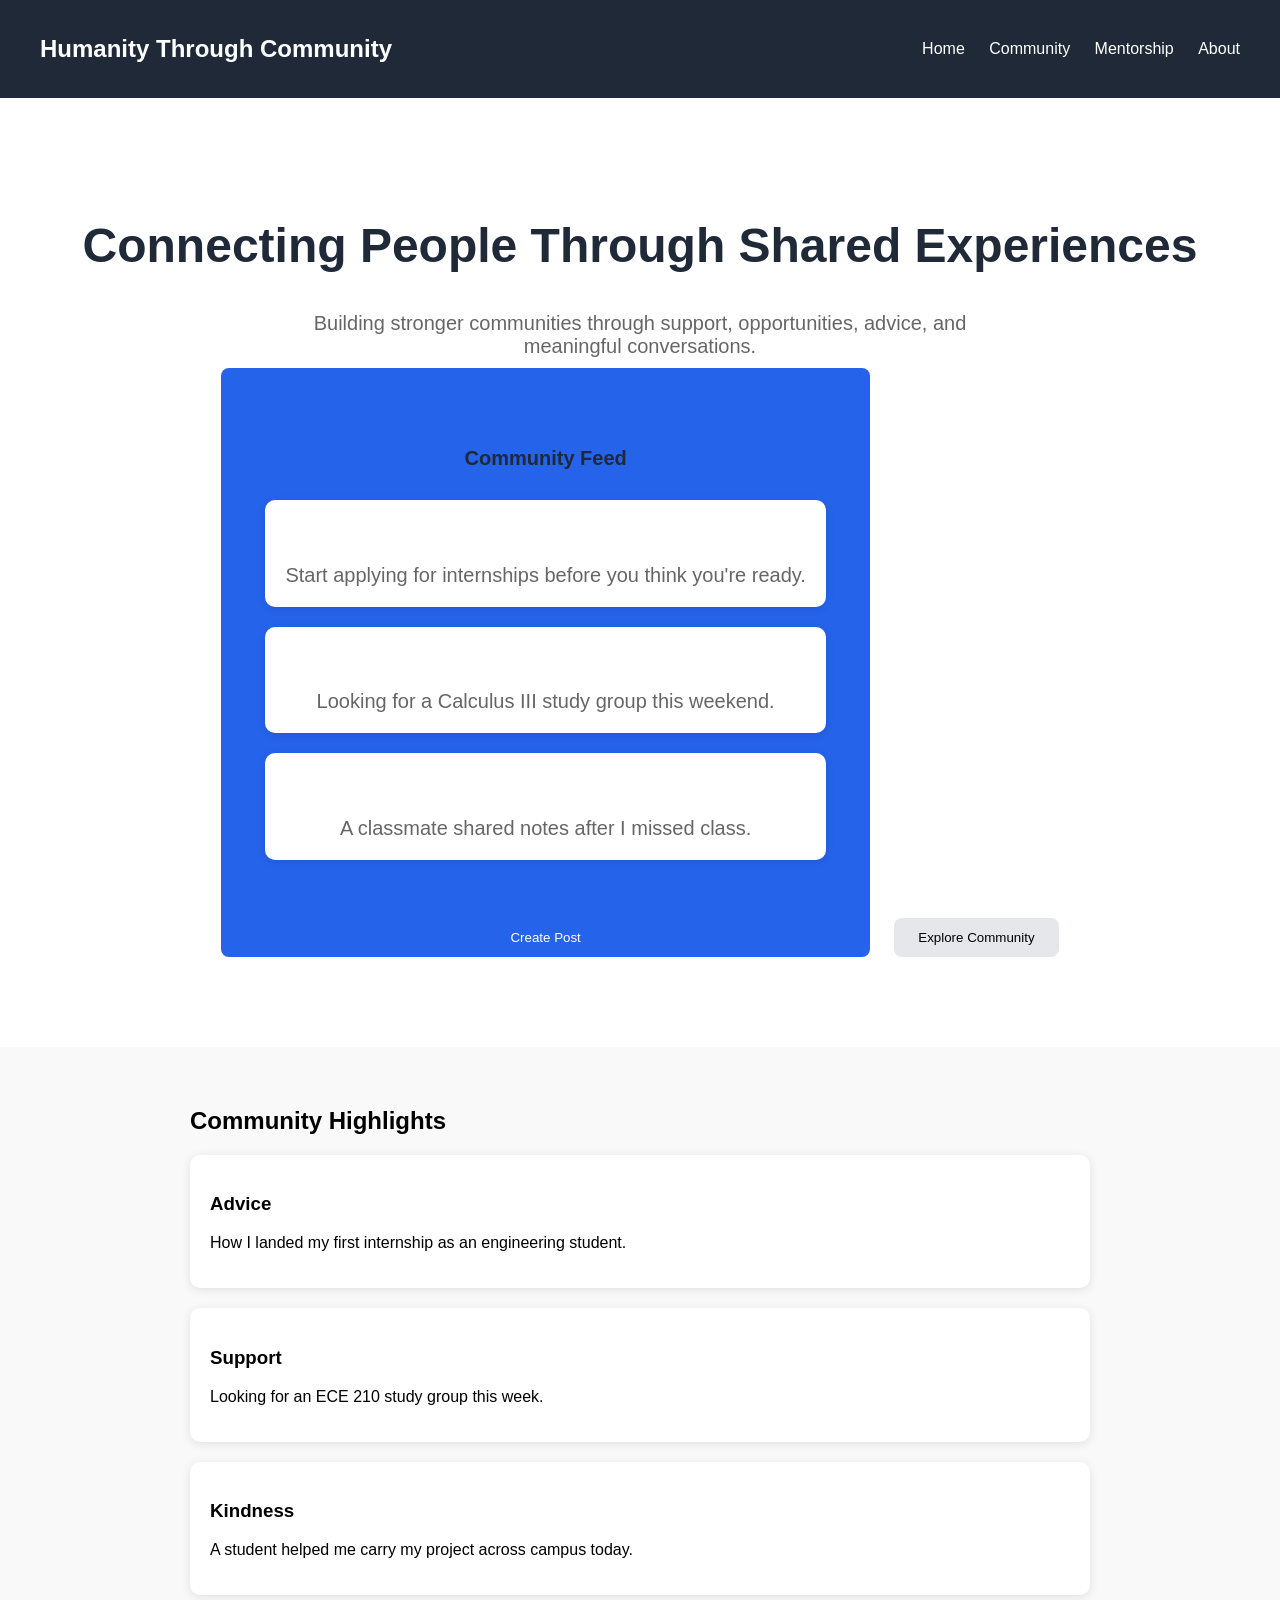
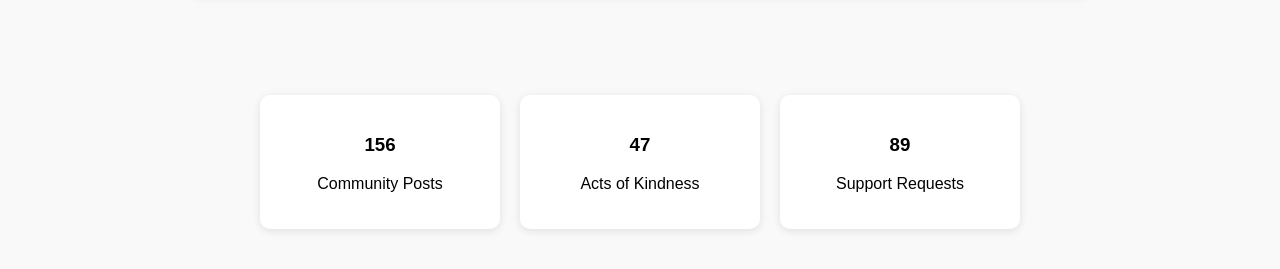
<file: index.html>
<!DOCTYPE html>
<html>

<head>
<meta name="viewport"
      content="width=device-width, initial-scale=1.0">
    <title>Humanity Through Community</title>

    <link rel="stylesheet" href="style.css">

</head>

<body>

    <nav>

        <h2>Humanity Through Community</h2>

        <div class="nav-links">

            <a href="#">Home</a>

            <a href="#">Community</a>

            <a href="pages/mentorship.html">
Mentorship
</a>

            <a href="#">About</a>

        </div>

    </nav>

    <section class="hero">

        <h1>Connecting People Through Shared Experiences</h1>

        <p>
            Building stronger communities through support,
            opportunities, advice, and meaningful conversations.
        </p>

        <button
onclick="window.location.href='pages/create-post.html'">
<section class="community-feed">

    <h2>Community Feed</h2>

    <div id="feedContainer">

        <div class="feed-post">

            <h3>Advice</h3>

            <p>
                Start applying for internships before you think you're ready.
            </p>

        </div>

        <div class="feed-post">

            <h3>Support</h3>

            <p>
                Looking for a Calculus III study group this weekend.
            </p>

        </div>

        <div class="feed-post">

            <h3> Kindness</h3>

            <p>
                A classmate shared notes after I missed class.
            </p>

        </div>

    </div>

</section>
Create Post

</button>
        <button class="secondary">Explore Community</button>

    </section>

    <section class="feed">

        <h2>Community Highlights</h2>

        <div class="post">

            <h3>Advice</h3>

            <p>
                How I landed my first internship as an engineering student.
            </p>

        </div>

        <div class="post">

            <h3>Support</h3>

            <p>
                Looking for an ECE 210 study group this week.
            </p>

        </div>

        <div class="post">

            <h3>Kindness</h3>

            <p>
                A student helped me carry my project across campus today.
            </p>

        </div>

    </section>

</body>

</html>

<section class="stats">

    <div class="stat-card">

        <h3>156</h3>
        <p>Community Posts</p>

    </div>

    <div class="stat-card">

        <h3>47</h3>
        <p>Acts of Kindness</p>

    </div>

    <div class="stat-card">

        <h3>89</h3>
        <p>Support Requests</p>

    </div>

</section>
</file>
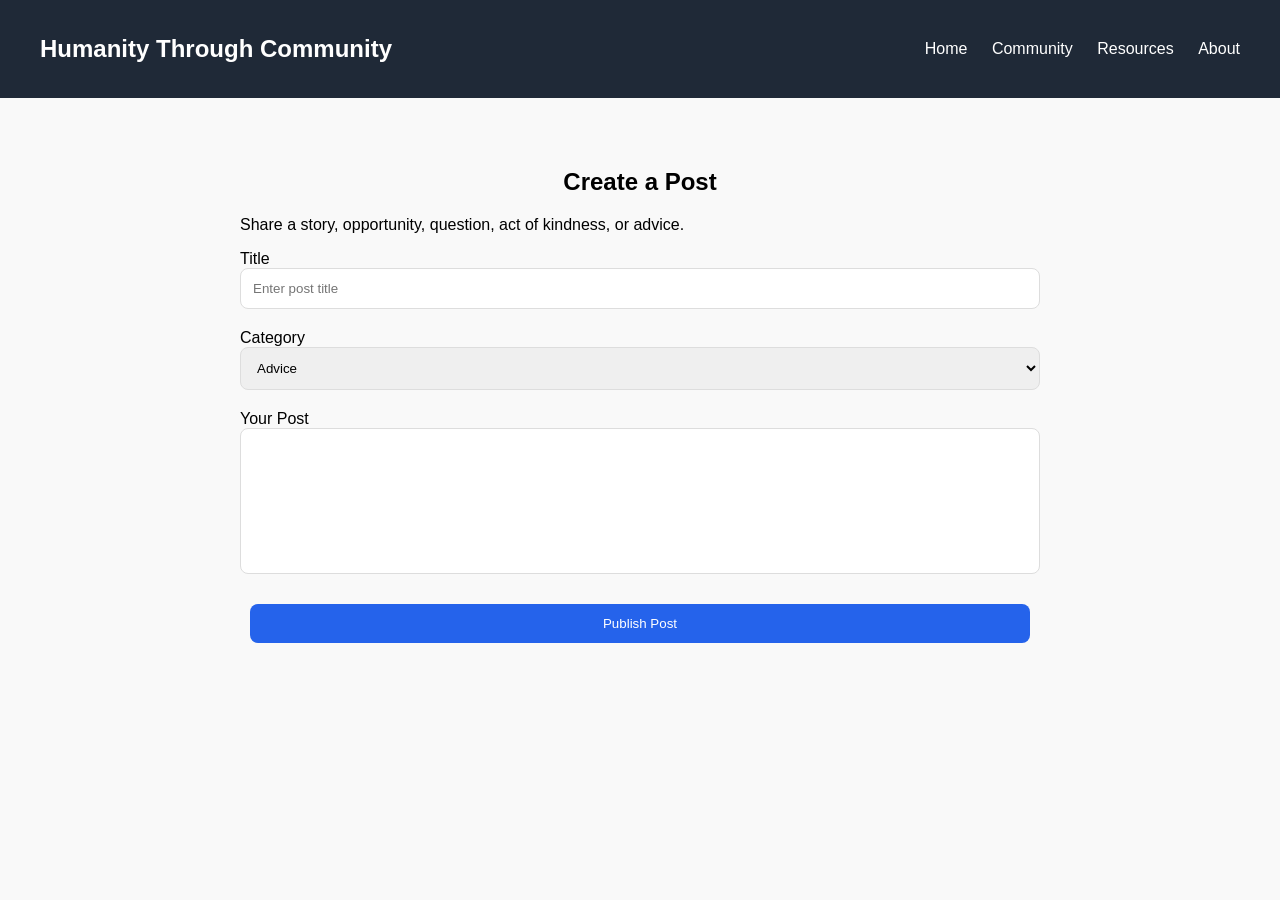
<file: pages/create-post.html>
<!DOCTYPE html>
<html lang="en">

<head>

    <meta charset="UTF-8">

    <meta name="viewport"
          content="width=device-width, initial-scale=1.0">

    <title>Create Post</title>

    <link rel="stylesheet" href="../style.css">

</head>

<body>

<nav>

    <h2>Humanity Through Community</h2>

    <div class="nav-links">

        <a href="../index.html">Home</a>

        <a href="#">Community</a>

        <a href="#">Resources</a>

        <a href="#">About</a>

    </div>

</nav>

<section class="create-post">

    <h1>Create a Post</h1>

    <p>
        Share a story, opportunity, question,
        act of kindness, or advice.
    </p>

    <form>

        <label>Title</label>

        <input
            type="text"
            placeholder="Enter post title">

        <label>Category</label>

        <select>

            <option>Advice</option>

            <option>Support</option>

            <option>Opportunity</option>

            <option>Success Story</option>

            <option>Acts of Kindness</option>

            <option>Events</option>

        </select>

        <label>Your Post</label>

        <textarea
            rows="8"
            placeholder="Write your message here...">
        </textarea>

        <button type="submit">

            Publish Post

        </button>

    </form>

</section>

</body>

</html>
</file>
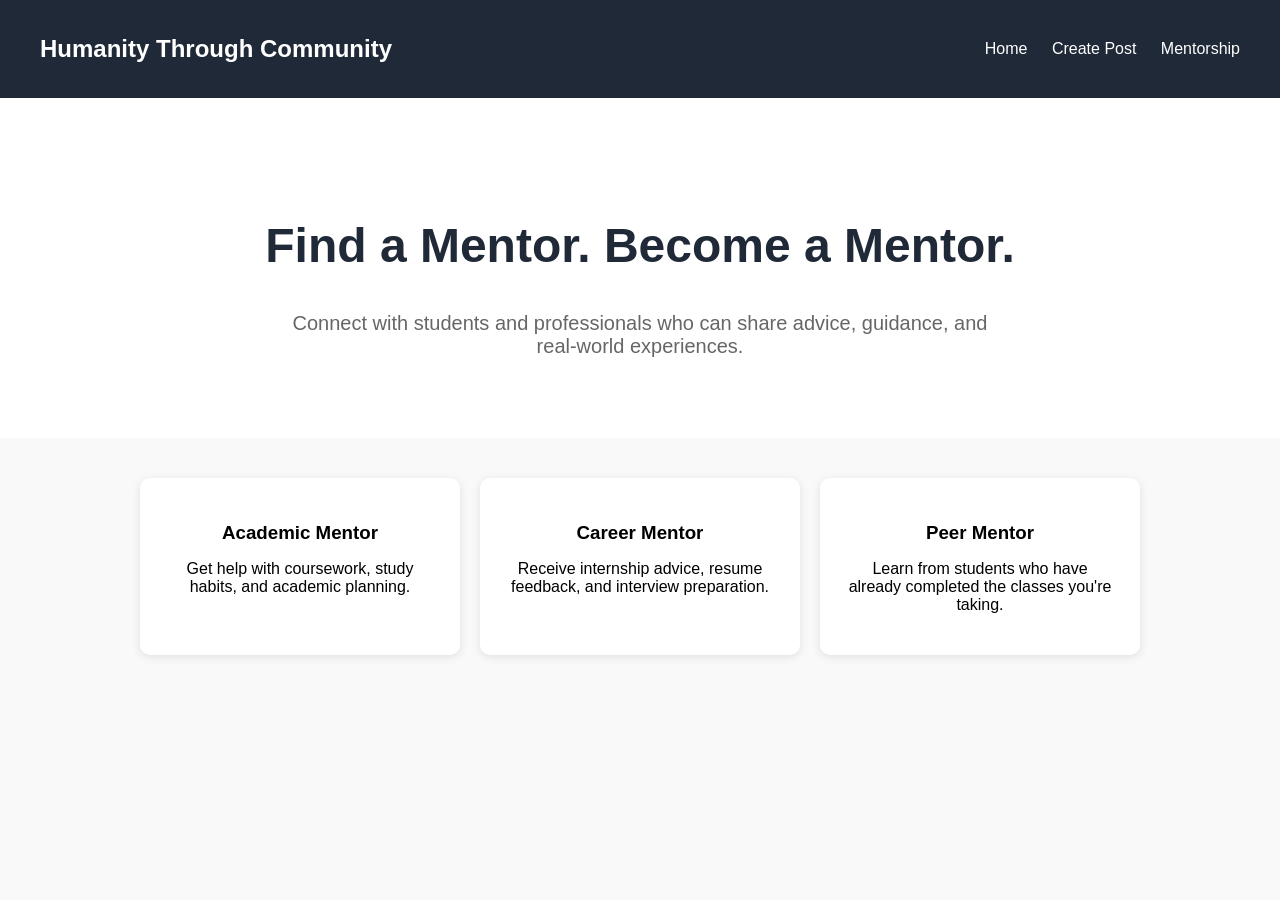
<file: pages/mentorship.html>
<!DOCTYPE html>
<html lang="en">

<head>

    <meta charset="UTF-8">

    <meta name="viewport"
          content="width=device-width, initial-scale=1.0">

    <title>Mentorship | Humanity Through Community</title>

    <link rel="stylesheet" href="../style.css">

</head>

<body>

<nav>

    <h2>Humanity Through Community</h2>

    <div class="nav-links">

        <a href="../index.html">Home</a>

        <a href="create-post.html">Create Post</a>

        <a href="mentorship.html">Mentorship</a>

    </div>

</nav>

<section class="hero">

    <h1>Find a Mentor. Become a Mentor.</h1>

    <p>
        Connect with students and professionals who can share
        advice, guidance, and real-world experiences.
    </p>

</section>

<section class="mentor-grid">

    <div class="mentor-card">

        <h3>Academic Mentor</h3>

        <p>
            Get help with coursework, study habits,
            and academic planning.
        </p>

    </div>

    <div class="mentor-card">

        <h3>Career Mentor</h3>

        <p>
            Receive internship advice,
            resume feedback, and interview preparation.
        </p>

    </div>

    <div class="mentor-card">

        <h3>Peer Mentor</h3>

        <p>
            Learn from students who have already
            completed the classes you're taking.
        </p>

    </div>

</section>

</body>

</html>
</file>
<file: style.css>
body{

    margin:0;

    font-family:Segoe UI, sans-serif;

    background:#f9f9f9;
}

/* Navigation */

nav{

    background:#1f2937;

    color:white;

    display:flex;

    justify-content:space-between;

    align-items:center;

    padding:15px 40px;
}

.nav-links a{

    color:white;

    text-decoration:none;

    margin-left:20px;
}

/* Hero */

.hero{

    text-align:center;

    padding:80px 20px;

    background:white;
}

.hero h1{

    font-size:48px;

    color:#1f2937;
}

.hero p{

    font-size:20px;

    color:#666;

    max-width:700px;

    margin:auto;
}

button{

    margin:10px;

    padding:12px 24px;

    border:none;

    border-radius:8px;

    background:#2563eb;

    color:white;

    cursor:pointer;
}

.secondary{

    background:#e5e7eb;

    color:black;
}

/* Feed */

.feed{

    max-width:900px;

    margin:auto;

    padding:40px;
}

.post{

    background:white;

    padding:20px;

    margin:20px 0;

    border-radius:10px;

    box-shadow:0 2px 10px rgba(0,0,0,.1);
}
.create-post{

    max-width:800px;

    margin:auto;

    padding:50px;
}

.create-post h1{

    text-align:center;

    margin-bottom:20px;
}

form{

    display:flex;

    flex-direction:column;
}

input,
select,
textarea{

    padding:12px;

    margin-bottom:20px;

    border:1px solid #ddd;

    border-radius:8px;
}

textarea{

    resize:none;
}
.community-feed{

    max-width:900px;

    margin:auto;

    padding:50px 20px;
}

.community-feed h2{

    text-align:center;

    margin-bottom:30px;

    color:#1f2937;
}

.feed-post{

    background:white;

    padding:20px;

    margin-bottom:20px;

    border-radius:10px;

    box-shadow:0 2px 8px rgba(0,0,0,.1);
}

.feed-post h3{

    margin-bottom:10px;
}
.stats{

    display:flex;

    justify-content:center;

    gap:20px;

    padding:40px;
}

.stat-card{

    background:white;

    padding:20px;

    border-radius:10px;

    width:200px;

    text-align:center;

    box-shadow:0 2px 8px rgba(0,0,0,.1);
}
.mentor-grid{

    display:grid;

    grid-template-columns:
    repeat(auto-fit, minmax(250px,1fr));

    gap:20px;

    padding:40px;

    max-width:1000px;

    margin:auto;
}

.mentor-card{

    background:white;

    padding:25px;

    border-radius:10px;

    text-align:center;

    box-shadow:0 2px 10px rgba(0,0,0,.1);
}

.mentor-card h3{

    margin-bottom:15px;
}
/* Mobile Devices */

@media (max-width: 768px){

    nav{

        flex-direction:column;

        text-align:center;
    }

    .nav-links{

        margin-top:15px;
    }

    .nav-links a{

        display:block;

        margin:10px 0;
    }

    .hero h1{

        font-size:32px;
    }

    .hero p{

        font-size:16px;

        padding:0 15px;
    }

    .community-feed{

        padding:20px;
    }

    .feed-post{

        margin-bottom:15px;
        width:100%;
    }

    button{

        width:100%;
    }
}
</file>
